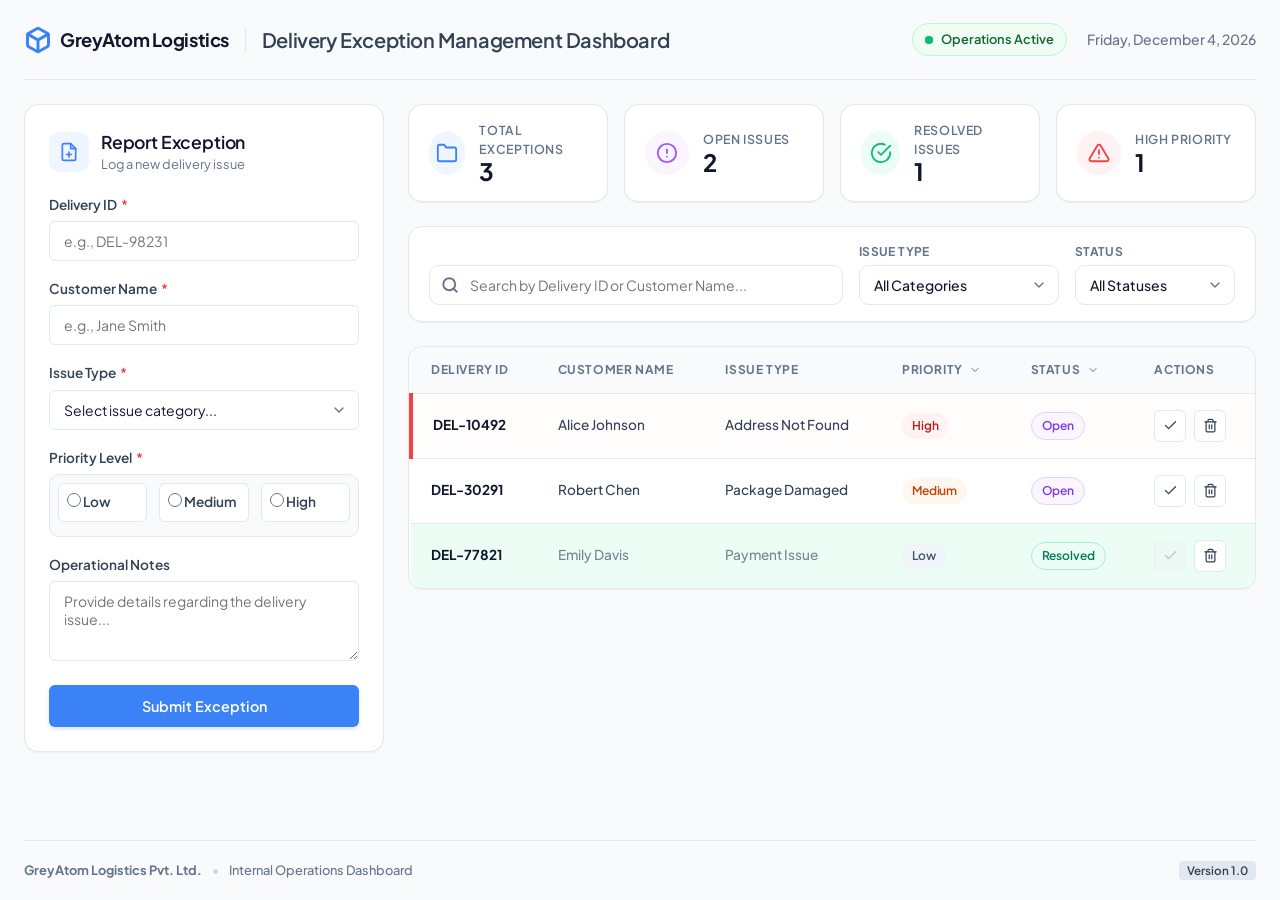
<file: delivery-dashboard/index.html>
<!DOCTYPE html>
<html lang="en">
<head>
  <meta charset="UTF-8">
  <meta name="viewport" content="width=device-width, initial-scale=1.0">
  <title>Delivery Exception Management Dashboard - GreyAtom Logistics</title>
  <meta name="description" content="Internal operational dashboard for GreyAtom Logistics Pvt. Ltd. to manage and resolve delivery exceptions in real-time.">
  <link rel="stylesheet" href="style.css">
  <!-- Google Fonts for modern typography -->
  <link rel="preconnect" href="https://fonts.googleapis.com">
  <link rel="preconnect" href="https://fonts.gstatic.com" crossorigin>
  <link href="https://fonts.googleapis.com/css2?family=Plus+Jakarta+Sans:wght@400;500;600;700&display=swap" rel="stylesheet">
</head>
<body>

  <!-- Toast Notification System -->
  <div id="toast-container" class="toast-container" aria-live="polite"></div>

  <!-- Main Container -->
  <div class="app-container">
    
    <!-- Top Header Navigation -->
    <header class="main-header">
      <div class="header-left">
        <div class="logo-container">
          <svg class="logo-icon" viewBox="0 0 24 24" fill="none" stroke="currentColor" stroke-width="2.5" stroke-linecap="round" stroke-linejoin="round">
            <path d="M21 16V8a2 2 0 0 0-1-1.73l-7-4a2 2 0 0 0-2 0l-7 4A2 2 0 0 0 3 8v8a2 2 0 0 0 1 1.73l7 4a2 2 0 0 0 2 0l7-4A2 2 0 0 0 21 16z"></path>
            <polyline points="3.27 6.96 12 12.01 20.73 6.96"></polyline>
            <line x1="12" y1="22.08" x2="12" y2="12"></line>
          </svg>
          <span class="logo-text">GreyAtom Logistics</span>
        </div>
        <div class="divider"></div>
        <h1 class="dashboard-title">Delivery Exception Management Dashboard</h1>
      </div>
      <div class="header-right">
        <div class="badge-operations">
          <span class="pulse-indicator"></span>
          <span>Operations Active</span>
        </div>
        <div class="date-display" id="current-date">July 17, 2026</div>
      </div>
    </header>

    <!-- Main Workspace Layout -->
    <main class="dashboard-workspace">
      
      <!-- Left Column: Exception Reporting Form -->
      <aside class="sidebar-section">
        <div class="card form-card">
          <div class="card-header">
            <div class="card-icon-wrapper form-icon-bg">
              <svg viewBox="0 0 24 24" fill="none" stroke="currentColor" stroke-width="2" stroke-linecap="round" stroke-linejoin="round" class="card-header-icon">
                <path d="M14 2H6a2 2 0 0 0-2 2v16a2 2 0 0 0 2 2h12a2 2 0 0 0 2-2V8z"></path>
                <polyline points="14 2 14 8 20 8"></polyline>
                <line x1="12" y1="18" x2="12" y2="12"></line>
                <line x1="9" y1="15" x2="15" y2="15"></line>
              </svg>
            </div>
            <div>
              <h2>Report Exception</h2>
              <p class="card-subtitle">Log a new delivery issue</p>
            </div>
          </div>

          <form id="exception-form" novalidate>
            <!-- Delivery ID -->
            <div class="form-group">
              <label for="delivery-id">Delivery ID <span class="required">*</span></label>
              <div class="input-wrapper">
                <input type="text" id="delivery-id" name="deliveryId" placeholder="e.g., DEL-98231" required>
                <span class="input-focus-border"></span>
              </div>
              <div class="error-msg" id="err-delivery-id">Delivery ID is required.</div>
            </div>

            <!-- Customer Name -->
            <div class="form-group">
              <label for="customer-name">Customer Name <span class="required">*</span></label>
              <div class="input-wrapper">
                <input type="text" id="customer-name" name="customerName" placeholder="e.g., Jane Smith" required>
                <span class="input-focus-border"></span>
              </div>
              <div class="error-msg" id="err-customer-name">Customer name is required.</div>
            </div>

            <!-- Issue Type Dropdown -->
            <div class="form-group">
              <label for="issue-type">Issue Type <span class="required">*</span></label>
              <div class="select-wrapper">
                <select id="issue-type" name="issueType" required>
                  <option value="" disabled selected>Select issue category...</option>
                  <option value="Address Not Found">Address Not Found</option>
                  <option value="Customer Not Available">Customer Not Available</option>
                  <option value="Payment Issue">Payment Issue</option>
                  <option value="Package Damaged">Package Damaged</option>
                </select>
                <span class="select-arrow">
                  <svg viewBox="0 0 24 24" fill="none" stroke="currentColor" stroke-width="2" stroke-linecap="round" stroke-linejoin="round"><polyline points="6 9 12 15 18 9"></polyline></svg>
                </span>
              </div>
              <div class="error-msg" id="err-issue-type">Please select an issue type.</div>
            </div>

            <!-- Priority Radio Buttons -->
            <div class="form-group">
              <label>Priority Level <span class="required">*</span></label>
              <div class="radio-group-container">
                <label class="radio-label">
                  <input type="radio" name="priority" value="Low" required>
                  <span class="custom-radio"></span>
                  <span class="radio-text">Low</span>
                </label>
                <label class="radio-label">
                  <input type="radio" name="priority" value="Medium">
                  <span class="custom-radio"></span>
                  <span class="radio-text">Medium</span>
                </label>
                <label class="radio-label">
                  <input type="radio" name="priority" value="High">
                  <span class="custom-radio"></span>
                  <span class="radio-text text-danger">High</span>
                </label>
              </div>
              <div class="error-msg" id="err-priority">Priority level is required.</div>
            </div>

            <!-- Notes -->
            <div class="form-group">
              <label for="notes">Operational Notes</label>
              <div class="textarea-wrapper">
                <textarea id="notes" name="notes" rows="3" placeholder="Provide details regarding the delivery issue..."></textarea>
                <span class="input-focus-border"></span>
              </div>
            </div>

            <!-- Submit Button with Spinner -->
            <button type="submit" id="btn-submit" class="btn-primary">
              <span class="btn-text">Submit Exception</span>
              <span class="spinner" id="submit-spinner"></span>
            </button>
          </form>
        </div>
      </aside>

      <!-- Right Column: Stats, Filters, List -->
      <section class="main-content-section">
        
        <!-- Stats Cards Grid -->
        <div class="stats-grid">
          <!-- Total Issues -->
          <div class="stats-card">
            <div class="stats-icon-wrapper total-bg">
              <svg viewBox="0 0 24 24" fill="none" stroke="currentColor" stroke-width="2" stroke-linecap="round" stroke-linejoin="round" class="stats-icon">
                <path d="M22 19a2 2 0 0 1-2 2H4a2 2 0 0 1-2-2V5a2 2 0 0 1 2-2h5l2 3h9a2 2 0 0 1 2 2z"></path>
              </svg>
            </div>
            <div class="stats-info">
              <span class="stats-label">Total Exceptions</span>
              <span class="stats-val" id="stat-total">0</span>
            </div>
          </div>

          <!-- Open Issues -->
          <div class="stats-card">
            <div class="stats-icon-wrapper open-bg">
              <svg viewBox="0 0 24 24" fill="none" stroke="currentColor" stroke-width="2" stroke-linecap="round" stroke-linejoin="round" class="stats-icon">
                <circle cx="12" cy="12" r="10"></circle>
                <line x1="12" y1="8" x2="12" y2="12"></line>
                <line x1="12" y1="16" x2="12.01" y2="16"></line>
              </svg>
            </div>
            <div class="stats-info">
              <span class="stats-label">Open Issues</span>
              <span class="stats-val" id="stat-open">0</span>
            </div>
          </div>

          <!-- Resolved Issues -->
          <div class="stats-card">
            <div class="stats-icon-wrapper resolved-bg">
              <svg viewBox="0 0 24 24" fill="none" stroke="currentColor" stroke-width="2" stroke-linecap="round" stroke-linejoin="round" class="stats-icon">
                <path d="M22 11.08V12a10 10 0 1 1-5.93-9.14"></path>
                <polyline points="22 4 12 14.01 9 11.01"></polyline>
              </svg>
            </div>
            <div class="stats-info">
              <span class="stats-label">Resolved Issues</span>
              <span class="stats-val" id="stat-resolved">0</span>
            </div>
          </div>

          <!-- High Priority Issues -->
          <div class="stats-card">
            <div class="stats-icon-wrapper high-bg">
              <svg viewBox="0 0 24 24" fill="none" stroke="currentColor" stroke-width="2" stroke-linecap="round" stroke-linejoin="round" class="stats-icon">
                <path d="M10.29 3.86L1.82 18a2 2 0 0 0 1.71 3h16.94a2 2 0 0 0 1.71-3L13.71 3.86a2 2 0 0 0-3.42 0z"></path>
                <line x1="12" y1="9" x2="12" y2="13"></line>
                <line x1="12" y1="17" x2="12.01" y2="17"></line>
              </svg>
            </div>
            <div class="stats-info">
              <span class="stats-label">High Priority</span>
              <span class="stats-val" id="stat-high">0</span>
            </div>
          </div>
        </div>

        <!-- Filters & Search Controls Card -->
        <div class="card controls-card">
          <div class="controls-grid">
            <!-- Search bar -->
            <div class="search-box">
              <svg viewBox="0 0 24 24" fill="none" stroke="currentColor" stroke-width="2.5" stroke-linecap="round" stroke-linejoin="round" class="search-icon">
                <circle cx="11" cy="11" r="8"></circle>
                <line x1="21" y1="21" x2="16.65" y2="16.65"></line>
              </svg>
              <input type="text" id="search-input" placeholder="Search by Delivery ID or Customer Name...">
            </div>

            <!-- Filter Issue Type -->
            <div class="filter-group">
              <label for="filter-issue">Issue Type</label>
              <div class="select-wrapper select-small">
                <select id="filter-issue">
                  <option value="All">All Categories</option>
                  <option value="Address Not Found">Address Not Found</option>
                  <option value="Customer Not Available">Customer Not Available</option>
                  <option value="Payment Issue">Payment Issue</option>
                  <option value="Package Damaged">Package Damaged</option>
                </select>
                <span class="select-arrow">
                  <svg viewBox="0 0 24 24" fill="none" stroke="currentColor" stroke-width="2" stroke-linecap="round" stroke-linejoin="round"><polyline points="6 9 12 15 18 9"></polyline></svg>
                </span>
              </div>
            </div>

            <!-- Filter Status -->
            <div class="filter-group">
              <label for="filter-status">Status</label>
              <div class="select-wrapper select-small">
                <select id="filter-status">
                  <option value="All">All Statuses</option>
                  <option value="Open">Open</option>
                  <option value="Resolved">Resolved</option>
                </select>
                <span class="select-arrow">
                  <svg viewBox="0 0 24 24" fill="none" stroke="currentColor" stroke-width="2" stroke-linecap="round" stroke-linejoin="round"><polyline points="6 9 12 15 18 9"></polyline></svg>
                </span>
              </div>
            </div>
          </div>
        </div>

        <!-- Table & Empty State Card -->
        <div class="card table-card">
          <div class="table-container">
            <table id="exceptions-table">
              <thead>
                <tr>
                  <th>Delivery ID</th>
                  <th>Customer Name</th>
                  <th>Issue Type</th>
                  <th class="sortable-header" id="sort-priority" title="Sort by Priority">
                    Priority 
                    <svg viewBox="0 0 24 24" fill="none" stroke="currentColor" stroke-width="2" stroke-linecap="round" stroke-linejoin="round" class="sort-icon"><polyline points="6 9 12 15 18 9"></polyline></svg>
                  </th>
                  <th class="sortable-header" id="sort-status" title="Sort by Status">
                    Status 
                    <svg viewBox="0 0 24 24" fill="none" stroke="currentColor" stroke-width="2" stroke-linecap="round" stroke-linejoin="round" class="sort-icon"><polyline points="6 9 12 15 18 9"></polyline></svg>
                  </th>
                  <th>Actions</th>
                </tr>
              </thead>
              <tbody id="table-body">
                <!-- Dynamically populated rows -->
              </tbody>
            </table>

            <!-- Empty State Element -->
            <div id="empty-state" class="empty-state-container hidden">
              <div class="empty-state-illustration">
                <!-- Pure HTML/CSS Illustration -->
                <div class="illustration-box">
                  <div class="box-back"></div>
                  <div class="box-front">
                    <svg viewBox="0 0 24 24" fill="none" stroke="currentColor" stroke-width="2.5" class="box-check-icon">
                      <polyline points="20 6 9 17 4 12"></polyline>
                    </svg>
                  </div>
                  <div class="illustration-stars">
                    <span class="star star-1">✦</span>
                    <span class="star star-2">✦</span>
                    <span class="star star-3">✦</span>
                  </div>
                </div>
              </div>
              <h3>No Delivery Exceptions Found</h3>
              <p>Operational queues are clean. All current shipments are proceeding smoothly without unresolved issues.</p>
            </div>
          </div>
        </div>
      </section>

    </main>

    <!-- Professional Footer -->
    <footer class="main-footer">
      <div class="footer-left">
        <strong>GreyAtom Logistics Pvt. Ltd.</strong>
        <span class="footer-dot">•</span>
        <span>Internal Operations Dashboard</span>
      </div>
      <div class="footer-right">
        <span class="version-badge">Version 1.0</span>
      </div>
    </footer>
  </div>

  <script src="script.js"></script>
</body>
</html>
</file>
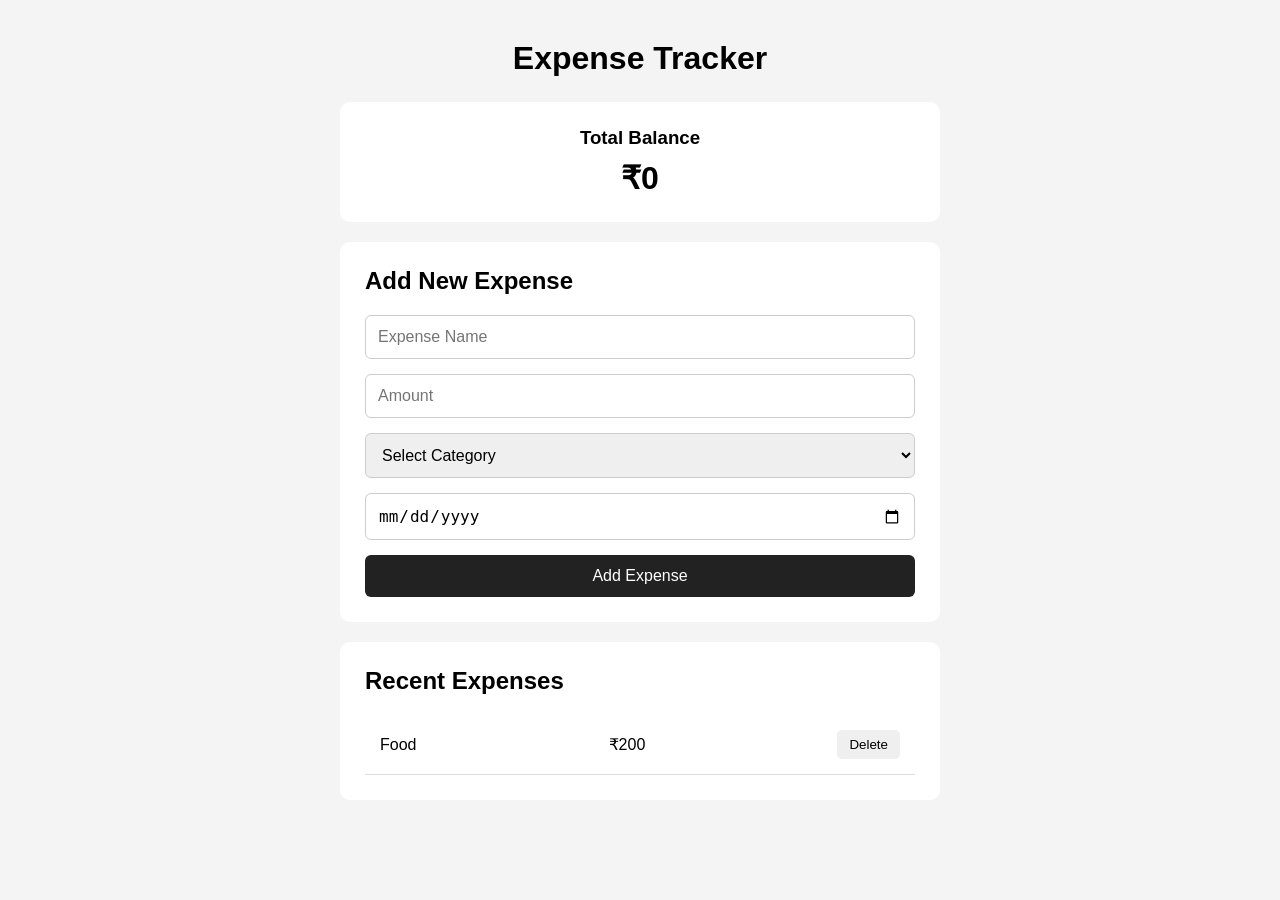
<file: Expense-Tracker/index.html>
<!DOCTYPE html>
<html lang="en">
<head>
    <meta charset="UTF-8">
    <meta name="viewport" content="width=device-width, initial-scale=1.0">
    <title>EXPENSE TRACKER</title>
    <link rel="stylesheet" href="style.css">
</head>
<body>
    <!DOCTYPE html>
<html lang="en">
<head>
    <meta charset="UTF-8">
    <meta name="viewport" content="width=device-width, initial-scale=1.0">
    <title>Expense Tracker</title>
    <link rel="stylesheet" href="style.css">
</head>

<body>

    <div class="container">

        <h1>Expense Tracker</h1>

        <div class="balance">
            <h3>Total Balance</h3>
            <h2 id="totalAmount">₹0</h2>
        </div>

        <div class="expense-form">

            <h2>Add New Expense</h2>

            <input type="text" placeholder="Expense Name">

            <input type="number" placeholder="Amount">

            <select>
                <option value="">Select Category</option>
                <option value="Food">Food</option>
                <option value="Travel">Travel</option>
                <option value="Shopping">Shopping</option>
                <option value="Bills">Bills</option>
                <option value="Other">Other</option>
            </select>

            <input type="date">

            <button>Add Expense</button>

        </div>

        <div class="expense-list">

            <h2>Recent Expenses</h2>

            <div class="expense-item">
                <span>Food</span>
                <span>₹200</span>
                <button>Delete</button>
            </div>

        </div>

    </div>

    <script src="script.js"></script>

</body>
</html>

    
</body>
</html>
</file>
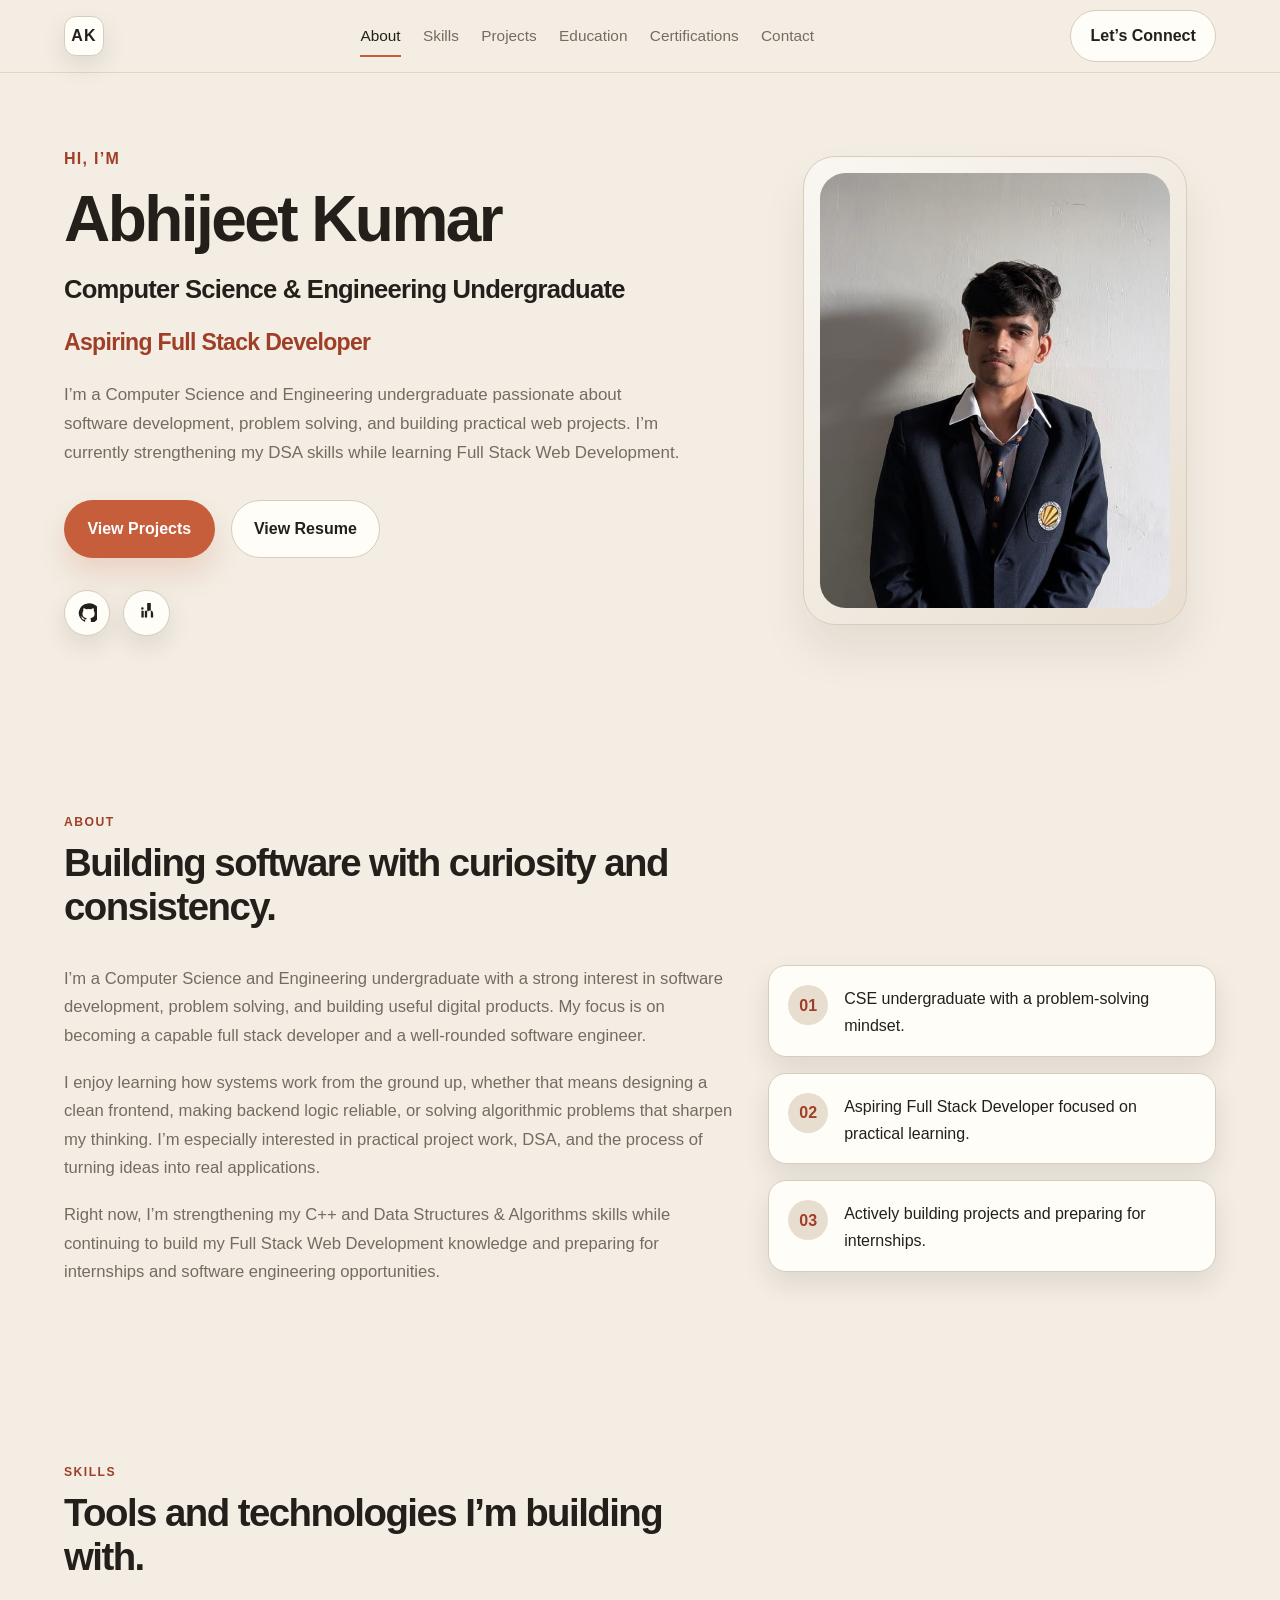
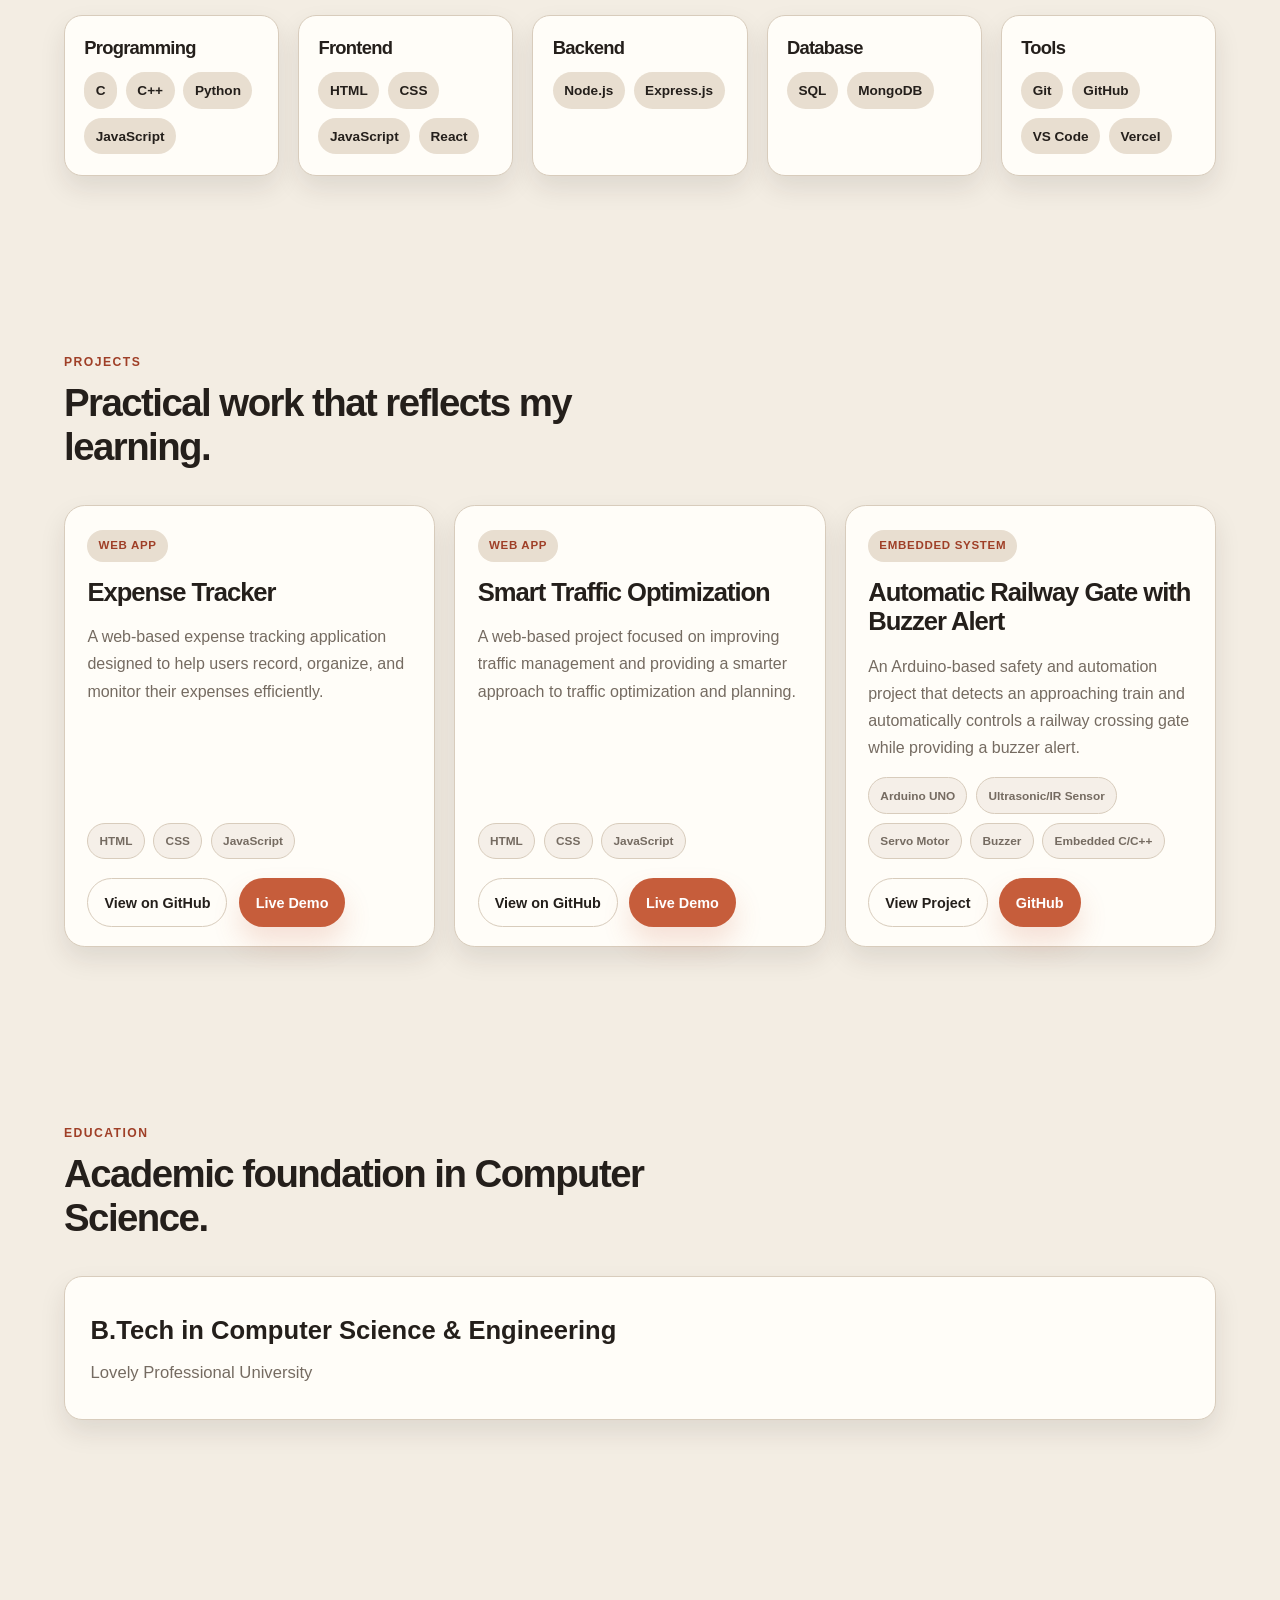
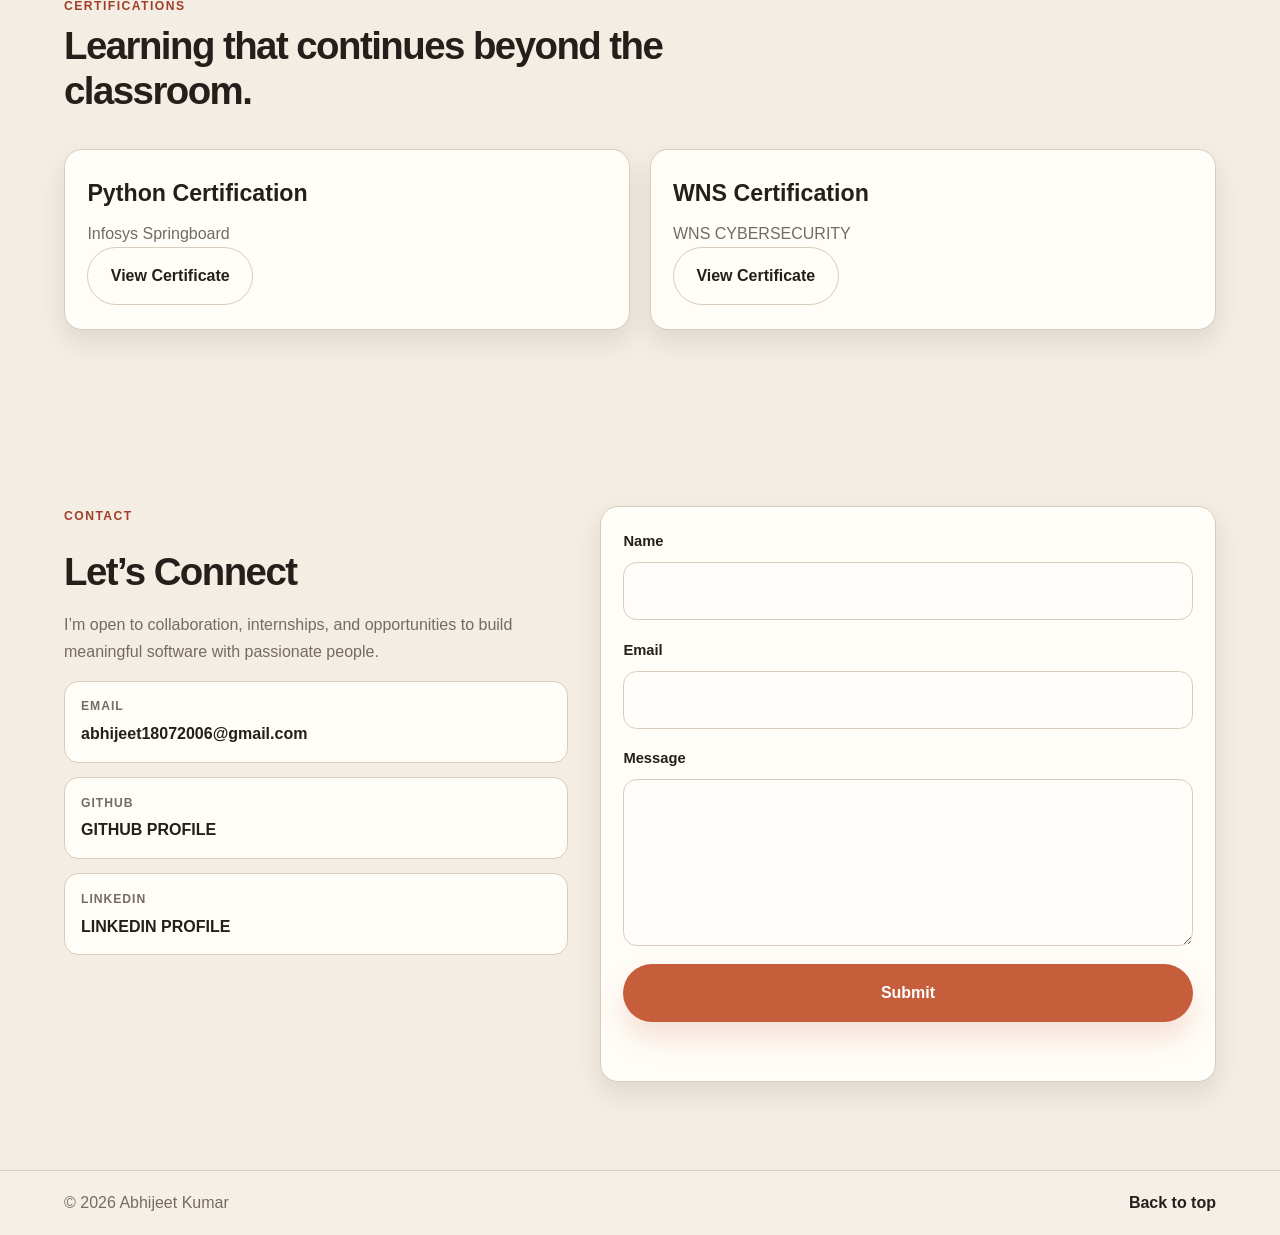
<file: PORTFOLIO/index.html>
<!DOCTYPE html>
<html lang="en">
  <head>
    <meta charset="UTF-8" />
    <meta name="viewport" content="width=device-width, initial-scale=1.0" />
    <meta
      name="description"
      content="Portfolio website for Abhijeet Kumar, a Computer Science & Engineering undergraduate and aspiring Full Stack Developer."
    />
    <title>Abhijeet Kumar | Portfolio</title>
    <link rel="stylesheet" href="style.css" />
  </head>
  <body>
    <header class="site-header">
      <div class="container nav-wrap">
        <a href="#top" class="brand" aria-label="Abhijeet Kumar home">AK</a>

        <button class="nav-toggle" aria-label="Open navigation" aria-expanded="false">
          <span></span>
          
          <span></span>
          <span></span>
        </button>

        <nav class="site-nav" aria-label="Main navigation">
          <a href="#about">About</a>
          <a href="#skills">Skills</a>
          <a href="#projects">Projects</a>
          <a href="#education">Education</a>
          <a href="#certifications">Certifications</a>
          <a href="#contact">Contact</a>
        </nav>

        <a href="#contact" class="nav-cta">Let’s Connect</a>
      </div>
    </header>

    <main id="top">
      <section class="hero section">
        <div class="container hero-grid">
          <div class="hero-copy reveal">
            <p class="eyebrow">Hi, I’m</p>
            <h1>Abhijeet Kumar</h1>
            <p class="highlight">Computer Science &amp; Engineering Undergraduate</p>
            <p class="sub-highlight">Aspiring Full Stack Developer</p>
            <p class="intro">
              I’m a Computer Science and Engineering undergraduate passionate about
              software development, problem solving, and building practical web projects.
              I’m currently strengthening my DSA skills while learning Full Stack Web
              Development.
            </p>

            <div class="hero-actions">
              <a class="btn btn-primary" href="#projects">View Projects</a>
              <a class="btn btn-secondary" href="resume/Abhijeet_CV.pdf" target="_blank" rel="noreferrer">View Resume</a>
            </div>

            <div class="social-links" aria-label="Social links">
              <a class="icon-button" href="https://github.com/abhijeet18072006-lgtm" target="_blank" rel="noreferrer" aria-label="GitHub profile">
                <svg viewBox="0 0 24 24" aria-hidden="true">
                  <path d="M12 .5A12 12 0 0 0 8.2 23.5c.6.1.8-.3.8-.6v-2.2c-3.3.7-4-1.4-4-1.4-.5-1.4-1.2-1.8-1.2-1.8-1-.7.1-.7.1-.7 1.1.1 1.7 1.2 1.7 1.2 1 .1 1.8 1.3 1.8 1.3.9 1.5 2.4 1.1 3 .9.1-.7.4-1.1.7-1.3-2.7-.3-5.5-1.3-5.5-5.8 0-1.3.5-2.4 1.2-3.3-.1-.3-.5-1.6.1-3.2 0 0 1-.3 3.3 1.2a11.4 11.4 0 0 1 6 0c2.3-1.5 3.3-1.2 3.3-1.2.6 1.6.2 2.9.1 3.2.8.9 1.2 2 1.2 3.3 0 4.5-2.8 5.5-5.5 5.8.4.4.8 1.1.8 2.2v3.3c0 .3.2.7.8.6A12 12 0 0 0 12 .5Z"/>
                </svg>
              </a>
              <a class="icon-button" href="https://www.linkedin.com/in/abhijeet-kumar-b9210a398/" target="_blank" rel="noreferrer" aria-label="LinkedIn profile">
                <svg viewBox="0 0 24 24" aria-hidden="true">
                  <path d="M6.94 8.5A1.56 1.56 0 1 1 6.9 5.4a1.56 1.56 0 0 1 .04 3.1ZM5.5 9.8h2.9V18H5.5V9.8Zm5.2 0h2.8v1.1h.1c.4-.7 1.4-1.5 2.9-1.5 3.1 0 3.7 2 3.7 4.7V18h-2.9v-16c0-1.5 0-3.5-2.1-3.5-2.1 0-2.5 1.7-2.5 3.3V18h-2.9V9.8Z"/>
                </svg>
              </a>
            </div>
          </div>

          <div class="hero-visual reveal">
            <div class="image-frame">
              <img src="images/myphotos.jpeg" alt="Portrait of Abhijeet Kumar" />
            </div>
          </div>
        </div>
      </section>

      <section id="about" class="section">
        <div class="container section-header reveal">
          <p class="section-kicker">About</p>
          <h2>Building software with curiosity and consistency.</h2>
        </div>

        <div class="container about-grid reveal">
          <div class="about-copy">
            <p>
              I’m a Computer Science and Engineering undergraduate with a strong interest
              in software development, problem solving, and building useful digital products.
              My focus is on becoming a capable full stack developer and a well-rounded software engineer.
            </p>
            <p>
              I enjoy learning how systems work from the ground up, whether that means
              designing a clean frontend, making backend logic reliable, or solving algorithmic
              problems that sharpen my thinking. I’m especially interested in practical project work,
              DSA, and the process of turning ideas into real applications.
            </p>
            <p>
              Right now, I’m strengthening my C++ and Data Structures &amp; Algorithms skills while continuing
              to build my Full Stack Web Development knowledge and preparing for internships and software engineering opportunities.
            </p>
          </div>

          <div class="about-points">
            <div class="mini-card">
              <span>01</span>
              <p>CSE undergraduate with a problem-solving mindset.</p>
            </div>
            <div class="mini-card">
              <span>02</span>
              <p>Aspiring Full Stack Developer focused on practical learning.</p>
            </div>
            <div class="mini-card">
              <span>03</span>
              <p>Actively building projects and preparing for internships.</p>
            </div>
          </div>
        </div>
      </section>

      <section id="skills" class="section">
        <div class="container section-header reveal">
          <p class="section-kicker">Skills</p>
          <h2>Tools and technologies I’m building with.</h2>
        </div>

        <div class="container skills-grid reveal">
          <article class="skill-card">
            <h3>Programming</h3>
            <ul>
              <li>C</li>
              <li>C++</li>
              <li>Python</li>
              <li>JavaScript</li>
            </ul>
          </article>

          <article class="skill-card">
            <h3>Frontend</h3>
            <ul>
              <li>HTML</li>
              <li>CSS</li>
              <li>JavaScript</li>
              <li>React</li>
            </ul>
          </article>

          <article class="skill-card">
            <h3>Backend</h3>
            <ul>
              <li>Node.js</li>
              <li>Express.js</li>
            </ul>
          </article>

          <article class="skill-card">
            <h3>Database</h3>
            <ul>
              <li>SQL</li>
              <li>MongoDB</li>
            </ul>
          </article>

          <article class="skill-card">
            <h3>Tools</h3>
            <ul>
              <li>Git</li>
              <li>GitHub</li>
              <li>VS Code</li>
              <li>Vercel</li>
            </ul>
          </article>
        </div>
      </section>

      <section id="projects" class="section">
        <div class="container section-header reveal">
          <p class="section-kicker">Projects</p>
          <h2>Practical work that reflects my learning.</h2>
        </div>

        <div class="container projects-grid reveal">
          <article class="project-card">
            <div class="project-meta">
              <span>Web App</span>
            </div>
            <h3>Expense Tracker</h3>
            <p>
              A web-based expense tracking application designed to help users record,
              organize, and monitor their expenses efficiently.
            </p>
            <div class="tech-stack">
              <span>HTML</span>
              <span>CSS</span>
              <span>JavaScript</span>
            </div>
            <div class="project-actions">
              <a class="btn btn-ghost small" href="https://github.com/abhijeet18072006-lgtm/FULL-STACK-JOURNEY/tree/main/Expense-Tracker" target="_blank" rel="noreferrer">View on GitHub</a>
              <a class="btn btn-primary small" href="https://abhijeet18072006-lgtm.github.io/Expense-Tracker/" target="_blank" rel="noreferrer">Live Demo</a>
            </div>
          </article>

          <article class="project-card">
            <div class="project-meta">
              <span>Web App</span>
            </div>
            <h3>Smart Traffic Optimization</h3>
            <p>
              A web-based project focused on improving traffic management and providing a
              smarter approach to traffic optimization and planning.
            </p>
            <div class="tech-stack">
              <span>HTML</span>
              <span>CSS</span>
              <span>JavaScript</span>
            </div>
            <div class="project-actions">
              <a class="btn btn-ghost small" href="[GITHUB URL]" target="_blank" rel="noreferrer">View on GitHub</a>
              <a class="btn btn-primary small" href="[LIVE DEMO URL]" target="_blank" rel="noreferrer">Live Demo</a>
            </div>
          </article>

          <article class="project-card">
            <div class="project-meta">
              <span>Embedded System</span>
            </div>
            <h3>Automatic Railway Gate with Buzzer Alert</h3>
            <p>
              An Arduino-based safety and automation project that detects an approaching train
              and automatically controls a railway crossing gate while providing a buzzer alert.
            </p>
            <div class="tech-stack">
              <span>Arduino UNO</span>
              <span>Ultrasonic/IR Sensor</span>
              <span>Servo Motor</span>
              <span>Buzzer</span>
              <span>Embedded C/C++</span>
            </div>
            <div class="project-actions">
              <a class="btn btn-ghost small" href="[PROJECT URL]" target="_blank" rel="noreferrer">View Project</a>
              <a class="btn btn-primary small" href="[GITHUB URL]" target="_blank" rel="noreferrer">GitHub</a>
            </div>
          </article>
        </div>
      </section>

      <section id="education" class="section">
        <div class="container section-header reveal">
          <p class="section-kicker">Education</p>
          <h2>Academic foundation in Computer Science.</h2>
        </div>

        <div class="container education-box reveal">
          <div class="education-item">
            <p class="degree">B.Tech in Computer Science &amp; Engineering</p>
            <p class="institution">Lovely Professional University</p>
          </div>
        </div>
      </section>

      <section id="certifications" class="section">
        <div class="container section-header reveal">
          <p class="section-kicker">Certifications</p>
          <h2>Learning that continues beyond the classroom.</h2>
        </div>

        <div class="container cert-grid reveal">
          <article class="cert-card">
            <p class="cert-name">Python Certification</p>
            <p class="cert-provider">Infosys Springboard</p>
            <a class="btn btn-secondary" href="certificates/python-certificate.jpg" target="_blank" rel="noopener noreferrer">View Certificate</a>
          </article>
          

          <article class="cert-card">
            <p class="cert-name">WNS Certification</p>
            <p class="cert-provider">WNS CYBERSECURITY</p>
            <a class="btn btn-secondary" href="certificates/CYBERSMART.png" target="_blank" rel="noopener noreferrer">View Certificate</a>
          </article>
        </div>
      </section>

      <section id="contact" class="section contact-section">
        <div class="container contact-grid reveal">
          <div class="contact-copy">
            <p class="section-kicker">Contact</p>
            <h2>Let’s Connect</h2>
            <p>
              I’m open to collaboration, internships, and opportunities to build meaningful
              software with passionate people.
            </p>

            <ul class="contact-list">
              <li><span>Email</span><a href="mailto:abhijeet18072006@gmail.com">abhijeet18072006@gmail.com</a></li>
              <li><span>GitHub</span><a href="https://github.com/abhijeet18072006-lgtm" target="_blank" rel="noreferrer">GITHUB PROFILE</a></li>
              <li><span>LinkedIn</span><a href="https://www.linkedin.com/in/abhijeet-kumar-b9210a398/" target="_blank" rel="noreferrer">LINKEDIN PROFILE </a></li>
            </ul>
          </div>

          <form class="contact-form" id="contactForm">
            <div class="field-row">
              <label for="name">Name</label>
              <input id="name" name="name" type="text" required />
            </div>

            <div class="field-row">
              <label for="email">Email</label>
              <input id="email" name="email" type="email" required />
            </div>

            <div class="field-row">
              <label for="message">Message</label>
              <textarea id="message" name="message" rows="5" required></textarea>
            </div>

            <button class="btn btn-primary" type="submit">Submit</button>
            <p class="form-status" aria-live="polite"></p>
          </form>
        </div>
      </section>
    </main>

    <footer class="site-footer">
      <div class="container footer-wrap">
        <p>© 2026 Abhijeet Kumar</p>
        <a href="#top">Back to top</a>
      </div>
    </footer>

    <script src="script.js"></script>
  </body>
</html>
</file>
<file: delivery-dashboard/style.css>
/* -------------------------------------------------------------
 * Custom Design System & Core Styles
 * Company: GreyAtom Logistics Pvt. Ltd.
 * Theme: Premium SaaS (Inspired by Apple, Stripe & Linear)
 * ------------------------------------------------------------- */

/* Custom Properties / Tokens */
:root {
  --primary-font: 'Plus Jakarta Sans', -apple-system, BlinkMacSystemFont, "Segoe UI", Roboto, Helvetica, Arial, sans-serif;
  
  /* Colors */
  --primary: #3b82f6;        /* Stripe Blue */
  --primary-hover: #1d4ed8;
  --primary-light: #eff6ff;
  
  --success: #10b981;        /* Emeral Green */
  --success-hover: #059669;
  --success-light: #ecfdf5;
  
  --warning: #f59e0b;        /* Amber Warning */
  --warning-light: #fef3c7;
  
  --danger: #ef4444;         /* Rose Red */
  --danger-hover: #dc2626;
  --danger-light: #fef2f2;
  
  --dark-text: #0f172a;      /* Slate 900 */
  --medium-text: #334155;    /* Slate 700 */
  --muted-text: #64748b;     /* Slate 500 */
  
  --bg-color: #f8fafc;       /* Slate 50 */
  --card-bg: #ffffff;
  --border-color: #e2e8f0;    /* Slate 200 */
  --border-hover: #cbd5e1;    /* Slate 300 */
  
  /* Priority Accents */
  --prio-low-bg: #f1f5f9;
  --prio-low-text: #475569;
  --prio-med-bg: #fff7ed;
  --prio-med-text: #c2410c;
  --prio-high-bg: #fef2f2;
  --prio-high-text: #b91c1c;

  /* Shadows */
  --shadow-sm: 0 1px 2px 0 rgba(15, 23, 42, 0.05);
  --shadow-md: 0 4px 6px -1px rgba(15, 23, 42, 0.05), 0 2px 4px -2px rgba(15, 23, 42, 0.05);
  --shadow-lg: 0 10px 15px -3px rgba(15, 23, 42, 0.04), 0 4px 6px -4px rgba(15, 23, 42, 0.04);
  --shadow-inset: inset 0 2px 4px 0 rgba(15, 23, 42, 0.02);

  /* Radius */
  --radius-sm: 6px;
  --radius-md: 10px;
  --radius-lg: 14px;
  --radius-xl: 18px;

  /* Transitions */
  --transition-fast: 0.15s cubic-bezier(0.4, 0, 0.2, 1);
  --transition-normal: 0.25s cubic-bezier(0.4, 0, 0.2, 1);
  --transition-slow: 0.4s cubic-bezier(0.4, 0, 0.2, 1);
}

/* Reset */
*, *::before, *::after {
  margin: 0;
  padding: 0;
  box-sizing: border-box;
}

body {
  font-family: var(--primary-font);
  background-color: var(--bg-color);
  color: var(--dark-text);
  line-height: 1.5;
  -webkit-font-smoothing: antialiased;
  -moz-osx-font-smoothing: grayscale;
  overflow-x: hidden;
}

/* -------------------------------------------------------------
 * Layout Structure
 * ------------------------------------------------------------- */
.app-container {
  display: flex;
  flex-direction: column;
  min-height: 100vh;
  padding: 0 24px;
}

/* Top Header */
.main-header {
  display: flex;
  align-items: center;
  justify-content: space-between;
  height: 80px;
  border-bottom: 1px solid var(--border-color);
  padding: 16px 0;
  margin-bottom: 24px;
}

.header-left {
  display: flex;
  align-items: center;
  gap: 16px;
}

.logo-container {
  display: flex;
  align-items: center;
  gap: 8px;
}

.logo-icon {
  width: 28px;
  height: 28px;
  color: var(--primary);
}

.logo-text {
  font-weight: 700;
  font-size: 1.15rem;
  letter-spacing: -0.025em;
  color: var(--dark-text);
}

.divider {
  width: 1px;
  height: 24px;
  background-color: var(--border-color);
}

.dashboard-title {
  font-size: 1.25rem;
  font-weight: 600;
  letter-spacing: -0.02em;
  color: var(--medium-text);
}

.header-right {
  display: flex;
  align-items: center;
  gap: 20px;
}

.badge-operations {
  display: flex;
  align-items: center;
  gap: 8px;
  background-color: #f0fdf4;
  border: 1px solid #bbf7d0;
  color: #166534;
  padding: 6px 12px;
  border-radius: 9999px;
  font-size: 0.8rem;
  font-weight: 600;
}

.pulse-indicator {
  width: 8px;
  height: 8px;
  background-color: var(--success);
  border-radius: 50%;
  position: relative;
}

.pulse-indicator::after {
  content: '';
  position: absolute;
  top: 0;
  left: 0;
  width: 100%;
  height: 100%;
  border-radius: 50%;
  background-color: var(--success);
  animation: pulse-ring 1.8s cubic-bezier(0.24, 0, 0.38, 1) infinite;
}

@keyframes pulse-ring {
  0% { transform: scale(0.95); opacity: 1; }
  100% { transform: scale(2.5); opacity: 0; }
}

.date-display {
  font-size: 0.875rem;
  font-weight: 500;
  color: var(--muted-text);
}

/* Dashboard Workspace Grid */
.dashboard-workspace {
  display: grid;
  grid-template-columns: 360px 1fr;
  gap: 24px;
  flex: 1;
  align-items: start;
}

/* -------------------------------------------------------------
 * Cards & Styling Elements
 * ------------------------------------------------------------- */
.card {
  background-color: var(--card-bg);
  border: 1px solid var(--border-color);
  border-radius: var(--radius-lg);
  box-shadow: var(--shadow-sm);
  padding: 24px;
  transition: box-shadow var(--transition-normal), border-color var(--transition-normal);
}

.card:hover {
  box-shadow: var(--shadow-md);
  border-color: var(--border-hover);
}

.card-header {
  display: flex;
  align-items: center;
  gap: 12px;
  margin-bottom: 20px;
}

.card-icon-wrapper {
  display: flex;
  align-items: center;
  justify-content: center;
  width: 40px;
  height: 40px;
  border-radius: var(--radius-md);
}

.form-icon-bg {
  background-color: var(--primary-light);
  color: var(--primary);
}

.card-header-icon {
  width: 20px;
  height: 20px;
}

.card h2 {
  font-size: 1.1rem;
  font-weight: 600;
  letter-spacing: -0.01em;
}

.card-subtitle {
  font-size: 0.8rem;
  color: var(--muted-text);
}

/* -------------------------------------------------------------
 * Exception Form
 * ------------------------------------------------------------- */
.form-group {
  margin-bottom: 18px;
  position: relative;
}

.form-group label {
  display: block;
  font-size: 0.85rem;
  font-weight: 600;
  margin-bottom: 6px;
  color: var(--medium-text);
}

.required {
  color: var(--danger);
  margin-left: 2px;
}

/* Inputs, Selects & Textarea Styles */
.input-wrapper,
.select-wrapper,
.textarea-wrapper {
  position: relative;
  width: 100%;
}

input[type="text"],
select,
textarea {
  width: 100%;
  padding: 10px 14px;
  font-family: inherit;
  font-size: 0.875rem;
  color: var(--dark-text);
  background-color: var(--card-bg);
  border: 1px solid var(--border-color);
  border-radius: var(--radius-sm);
  outline: none;
  transition: border-color var(--transition-fast), box-shadow var(--transition-fast);
}

input[type="text"]:focus,
select:focus,
textarea:focus {
  border-color: var(--primary);
  box-shadow: 0 0 0 3px rgba(59, 130, 246, 0.12);
}

select {
  appearance: none;
  padding-right: 36px;
  cursor: pointer;
}

.select-arrow {
  position: absolute;
  right: 12px;
  top: 50%;
  transform: translateY(-50%);
  color: var(--muted-text);
  pointer-events: none;
  display: flex;
  align-items: center;
}

.select-arrow svg {
  width: 16px;
  height: 16px;
}

textarea {
  resize: vertical;
  min-height: 80px;
}

/* Radio Button Group styling */
.radio-group-container {
  display: flex;
  gap: 12px;
  background-color: #f8fafc;
  padding: 8px;
  border-radius: var(--radius-md);
  border: 1px solid var(--border-color);
}

.radio-label {
  flex: 1;
  display: flex;
  align-items: center;
  justify-content: center;
  gap: 8px;
  cursor: pointer;
  padding: 8px;
  background-color: var(--card-bg);
  border: 1px solid var(--border-color);
  border-radius: var(--radius-sm);
  font-size: 0.85rem;
  font-weight: 500;
  user-select: none;
  transition: all var(--transition-fast);
}

.radio-label:hover {
  border-color: var(--border-hover);
  background-color: var(--bg-color);
}

.radio-label input[type="radio"] {
  display: none;
}

.custom-radio {
  width: 14px;
  height: 14px;
  border: 1.5px solid var(--muted-text);
  border-radius: 50%;
  display: inline-block;
  position: relative;
  transition: all var(--transition-fast);
}

.radio-label input[type="radio"]:checked + .custom-radio {
  border-color: var(--primary);
  background-color: var(--primary);
}

.radio-label input[type="radio"]:checked + .custom-radio::after {
  content: '';
  position: absolute;
  top: 50%;
  left: 50%;
  transform: translate(-50%, -50%);
  width: 6px;
  height: 6px;
  background-color: white;
  border-radius: 50%;
}

.radio-label input[type="radio"]:checked + .custom-radio + .radio-text {
  color: var(--primary);
  font-weight: 600;
}

.radio-label input[type="radio"]:checked + .custom-radio + .text-danger {
  color: var(--danger) !important;
  font-weight: 600;
}

/* Button & Spinner */
.btn-primary {
  width: 100%;
  padding: 12px;
  background-color: var(--primary);
  color: white;
  border: none;
  border-radius: var(--radius-sm);
  font-family: inherit;
  font-size: 0.9rem;
  font-weight: 600;
  cursor: pointer;
  display: flex;
  align-items: center;
  justify-content: center;
  gap: 8px;
  box-shadow: 0 2px 4px rgba(59, 130, 246, 0.2);
  transition: background-color var(--transition-fast), transform 0.1s, box-shadow var(--transition-fast);
  position: relative;
  overflow: hidden;
}

.btn-primary:hover {
  background-color: var(--primary-hover);
  box-shadow: 0 4px 8px rgba(59, 130, 246, 0.3);
}

.btn-primary:active {
  transform: scale(0.98);
}

.spinner {
  display: none;
  width: 16px;
  height: 16px;
  border: 2px solid rgba(255, 255, 255, 0.3);
  border-radius: 50%;
  border-top-color: #fff;
  animation: spin 0.6s linear infinite;
}

@keyframes spin {
  to { transform: rotate(360deg); }
}

/* Inline Validation Classes */
.form-group.has-error input[type="text"],
.form-group.has-error select,
.form-group.has-error .radio-group-container {
  border-color: var(--danger) !important;
  background-color: var(--danger-light);
}

.error-msg {
  display: none;
  color: var(--danger);
  font-size: 0.75rem;
  font-weight: 500;
  margin-top: 4px;
  animation: slideDown 0.2s ease-out forwards;
}

@keyframes slideDown {
  from { opacity: 0; transform: translateY(-4px); }
  to { opacity: 1; transform: translateY(0); }
}

/* -------------------------------------------------------------
 * Statistics Cards Grid
 * ------------------------------------------------------------- */
.stats-grid {
  display: grid;
  grid-template-columns: repeat(4, 1fr);
  gap: 16px;
  margin-bottom: 24px;
}

.stats-card {
  background-color: var(--card-bg);
  border: 1px solid var(--border-color);
  border-radius: var(--radius-lg);
  padding: 16px 20px;
  display: flex;
  align-items: center;
  gap: 14px;
  box-shadow: var(--shadow-sm);
  transition: transform var(--transition-normal), box-shadow var(--transition-normal), border-color var(--transition-normal);
}

.stats-card:hover {
  transform: translateY(-2px);
  box-shadow: var(--shadow-md);
  border-color: var(--border-hover);
}

.stats-icon-wrapper {
  width: 44px;
  height: 44px;
  border-radius: 50%;
  display: flex;
  align-items: center;
  justify-content: center;
}

.stats-icon {
  width: 22px;
  height: 22px;
}

.total-bg { background-color: var(--primary-light); color: var(--primary); }
.open-bg { background-color: #faf5ff; color: #a855f7; }
.resolved-bg { background-color: var(--success-light); color: var(--success); }
.high-bg { background-color: var(--danger-light); color: var(--danger); }

.stats-info {
  display: flex;
  flex-direction: column;
}

.stats-label {
  font-size: 0.775rem;
  font-weight: 600;
  color: var(--muted-text);
  text-transform: uppercase;
  letter-spacing: 0.05em;
}

.stats-val {
  font-size: 1.5rem;
  font-weight: 700;
  letter-spacing: -0.03em;
  color: var(--dark-text);
  line-height: 1.1;
  transition: all 0.3s ease;
}

/* Stat update animation keyframe */
@keyframes stat-pulse {
  0% { transform: scale(1); }
  50% { transform: scale(1.2); color: var(--primary); }
  100% { transform: scale(1); }
}

.stat-pulse-class {
  animation: stat-pulse 0.4s ease-out;
}

/* -------------------------------------------------------------
 * Filters and Search controls
 * ------------------------------------------------------------- */
.controls-card {
  padding: 16px 20px;
  margin-bottom: 24px;
}

.controls-grid {
  display: grid;
  grid-template-columns: 1fr 200px 160px;
  gap: 16px;
  align-items: end;
}

.search-box {
  position: relative;
  width: 100%;
}

.search-icon {
  position: absolute;
  left: 12px;
  top: 50%;
  transform: translateY(-50%);
  width: 18px;
  height: 18px;
  color: var(--muted-text);
  pointer-events: none;
}

.search-box input {
  padding-left: 40px;
  height: 40px;
  border-radius: var(--radius-md);
}

.filter-group {
  display: flex;
  flex-direction: column;
  gap: 4px;
}

.filter-group label {
  font-size: 0.75rem;
  font-weight: 700;
  color: var(--muted-text);
  text-transform: uppercase;
  letter-spacing: 0.03em;
}

.select-small select {
  height: 40px;
  border-radius: var(--radius-md);
  padding-top: 8px;
  padding-bottom: 8px;
  font-weight: 500;
}

/* -------------------------------------------------------------
 * Main Exceptions Table
 * ------------------------------------------------------------- */
.table-card {
  padding: 0;
  overflow: hidden;
  border-radius: var(--radius-lg);
}

.table-container {
  width: 100%;
  overflow-x: auto;
}

table {
  width: 100%;
  border-collapse: collapse;
  text-align: left;
}

thead {
  background-color: #f8fafc;
  border-bottom: 1px solid var(--border-color);
}

th {
  padding: 14px 20px;
  font-size: 0.75rem;
  font-weight: 700;
  text-transform: uppercase;
  color: var(--muted-text);
  letter-spacing: 0.05em;
  user-select: none;
}

.sortable-header {
  cursor: pointer;
  transition: color var(--transition-fast);
}

.sortable-header:hover {
  color: var(--dark-text);
}

.sort-icon {
  display: inline-block;
  width: 12px;
  height: 12px;
  margin-left: 4px;
  vertical-align: middle;
  transition: transform var(--transition-fast);
  color: var(--muted-text);
}

.sort-asc .sort-icon {
  transform: rotate(180deg);
  color: var(--primary);
}

.sort-desc .sort-icon {
  transform: rotate(0deg);
  color: var(--primary);
}

tbody tr {
  border-bottom: 1px solid var(--border-color);
  transition: background-color var(--transition-normal);
  animation: fadeInRow 0.35s ease-out forwards;
}

tbody tr:last-child {
  border-bottom: none;
}

tbody tr:hover {
  background-color: #f8fafc;
}

td {
  padding: 16px 20px;
  font-size: 0.85rem;
  font-weight: 500;
  color: var(--medium-text);
  vertical-align: middle;
}

/* Dynamic fade in row animation */
@keyframes fadeInRow {
  from { opacity: 0; transform: translateY(6px); }
  to { opacity: 1; transform: translateY(0); }
}

/* Row accent for High Priority exceptions */
.row-high-priority {
  border-left: 4px solid var(--danger);
  background-color: rgba(239, 68, 68, 0.015);
}

.row-high-priority:hover {
  background-color: rgba(239, 68, 68, 0.03);
}

/* Status: Resolved State styling override */
.row-resolved {
  background-color: var(--success-light) !important;
  color: var(--muted-text);
}

.row-resolved td {
  color: #334155a3;
}

/* Badges for labels */
.badge {
  display: inline-flex;
  align-items: center;
  padding: 4px 10px;
  border-radius: 9999px;
  font-size: 0.75rem;
  font-weight: 600;
  letter-spacing: -0.01em;
}

/* Priority Badges */
.badge-low { background-color: var(--prio-low-bg); color: var(--prio-low-text); }
.badge-medium { background-color: var(--prio-med-bg); color: var(--prio-med-text); }
.badge-high { background-color: var(--prio-high-bg); color: var(--prio-high-text); }

/* Status Badges */
.badge-status-open {
  background-color: #faf5ff;
  color: #7c3aed;
  border: 1px solid #ddd6fe;
}

.badge-status-resolved {
  background-color: #ecfdf5;
  color: #047857;
  border: 1px solid #a7f3d0;
}

/* Operational Notes Tooltip Style */
.notes-container {
  display: block;
  max-width: 180px;
  white-space: nowrap;
  overflow: hidden;
  text-overflow: ellipsis;
  color: var(--muted-text);
  font-size: 0.8rem;
  cursor: help;
}

/* Actions cell alignment and buttons */
.actions-cell {
  display: flex;
  align-items: center;
  gap: 8px;
}

.btn-action {
  display: inline-flex;
  align-items: center;
  justify-content: center;
  width: 32px;
  height: 32px;
  border-radius: var(--radius-sm);
  border: 1px solid var(--border-color);
  background-color: var(--card-bg);
  cursor: pointer;
  transition: all var(--transition-fast);
  color: var(--medium-text);
}

.btn-action svg {
  width: 15px;
  height: 15px;
}

/* Resolve Button Specifics */
.btn-resolve:hover:not(:disabled) {
  background-color: var(--success-light);
  border-color: #a7f3d0;
  color: var(--success);
}

.btn-resolve:disabled {
  cursor: not-allowed;
  opacity: 0.4;
  background-color: #f1f5f9;
  color: var(--muted-text);
}

/* Delete Button Specifics */
.btn-delete:hover {
  background-color: var(--danger-light);
  border-color: var(--danger-accent);
  color: var(--danger);
}

/* -------------------------------------------------------------
 * Empty State Section
 * ------------------------------------------------------------- */
.empty-state-container {
  display: flex;
  flex-direction: column;
  align-items: center;
  justify-content: center;
  padding: 60px 40px;
  text-align: center;
  transition: opacity var(--transition-normal);
}

.hidden {
  display: none !important;
}

.empty-state-illustration {
  margin-bottom: 24px;
}

.illustration-box {
  width: 90px;
  height: 90px;
  position: relative;
  margin: 0 auto;
}

.box-back {
  width: 70px;
  height: 70px;
  background: var(--border-color);
  border-radius: var(--radius-md);
  position: absolute;
  bottom: 0;
  left: 0;
  transform: rotate(-10deg);
}

.box-front {
  width: 70px;
  height: 70px;
  background: var(--primary-light);
  border: 2px solid var(--primary);
  border-radius: var(--radius-md);
  position: absolute;
  bottom: 5px;
  right: 0;
  transform: rotate(5deg);
  display: flex;
  align-items: center;
  justify-content: center;
  box-shadow: var(--shadow-md);
  animation: bounce-box 3s ease-in-out infinite alternate;
}

.box-check-icon {
  width: 32px;
  height: 32px;
  color: var(--primary);
}

.illustration-stars {
  position: absolute;
  top: -10px;
  right: -10px;
  width: 100%;
  height: 100%;
  pointer-events: none;
}

.star {
  position: absolute;
  color: var(--warning);
  font-size: 1.25rem;
}

.star-1 {
  top: 10px;
  left: -20px;
  animation: blink 2.5s infinite;
}

.star-2 {
  top: -15px;
  right: 15px;
  animation: blink 1.8s infinite 0.5s;
}

.star-3 {
  bottom: 10px;
  right: -25px;
  animation: blink 3s infinite 0.9s;
}

@keyframes bounce-box {
  0% { transform: translateY(0) rotate(5deg); }
  100% { transform: translateY(-6px) rotate(8deg); }
}

@keyframes blink {
  0%, 100% { opacity: 0.2; transform: scale(0.8); }
  50% { opacity: 1; transform: scale(1.2); }
}

.empty-state-container h3 {
  font-size: 1.15rem;
  font-weight: 600;
  color: var(--dark-text);
  margin-bottom: 8px;
}

.empty-state-container p {
  font-size: 0.85rem;
  color: var(--muted-text);
  max-width: 420px;
}

/* -------------------------------------------------------------
 * Toast Notification Popup
 * ------------------------------------------------------------- */
.toast-container {
  position: fixed;
  top: 24px;
  right: 24px;
  z-index: 9999;
  display: flex;
  flex-direction: column;
  gap: 12px;
}

.toast {
  display: flex;
  align-items: center;
  gap: 12px;
  background-color: var(--card-bg);
  border: 1px solid var(--border-color);
  box-shadow: var(--shadow-lg);
  padding: 12px 18px;
  border-radius: var(--radius-md);
  min-width: 320px;
  max-width: 400px;
  border-left: 4px solid var(--primary);
  animation: toastIn 0.3s cubic-bezier(0.175, 0.885, 0.32, 1.275) forwards;
  transition: opacity 0.25s, transform 0.25s;
}

@keyframes toastIn {
  from { opacity: 0; transform: translateX(100%) translateY(0) scale(0.9); }
  to { opacity: 1; transform: translateX(0) translateY(0) scale(1); }
}

.toast-success { border-left-color: var(--success); }
.toast-danger { border-left-color: var(--danger); }
.toast-info { border-left-color: var(--warning); }

.toast-icon {
  width: 20px;
  height: 20px;
  flex-shrink: 0;
}

.toast-success .toast-icon { color: var(--success); }
.toast-danger .toast-icon { color: var(--danger); }
.toast-info .toast-icon { color: var(--warning); }

.toast-body {
  font-size: 0.85rem;
  font-weight: 600;
  color: var(--medium-text);
  flex: 1;
}

.toast-close {
  background: none;
  border: none;
  color: var(--muted-text);
  cursor: pointer;
  display: flex;
  align-items: center;
  justify-content: center;
  padding: 2px;
  border-radius: 4px;
  transition: background-color var(--transition-fast);
}

.toast-close:hover {
  background-color: var(--bg-color);
  color: var(--dark-text);
}

.toast-close svg {
  width: 14px;
  height: 14px;
}

/* -------------------------------------------------------------
 * Professional Footer
 * ------------------------------------------------------------- */
.main-footer {
  display: flex;
  align-items: center;
  justify-content: space-between;
  border-top: 1px solid var(--border-color);
  padding: 20px 0;
  margin-top: 40px;
  color: var(--muted-text);
  font-size: 0.8rem;
  font-weight: 500;
}

.footer-dot {
  margin: 0 8px;
  color: var(--border-hover);
}

.version-badge {
  background-color: var(--border-color);
  color: var(--medium-text);
  padding: 2px 8px;
  border-radius: 4px;
  font-size: 0.725rem;
  font-weight: 600;
}

/* -------------------------------------------------------------
 * Responsive Design Layout (Desktop-First)
 * ------------------------------------------------------------- */

/* Tablet View: Grid to stacked */
@media (max-width: 1024px) {
  .dashboard-workspace {
    grid-template-columns: 1fr;
    gap: 32px;
  }

  .sidebar-section {
    max-width: 100%;
  }

  .stats-grid {
    grid-template-columns: repeat(2, 1fr);
  }
}

/* Mobile View: Small Screens */
@media (max-width: 768px) {
  body {
    padding: 0;
  }

  .app-container {
    padding: 0 16px;
  }

  .main-header {
    flex-direction: column;
    height: auto;
    gap: 12px;
    align-items: flex-start;
    padding: 16px 0;
  }

  .header-left {
    flex-direction: column;
    align-items: flex-start;
    gap: 8px;
  }

  .divider {
    display: none;
  }

  .dashboard-title {
    font-size: 1.15rem;
  }

  .header-right {
    width: 100%;
    justify-content: space-between;
  }

  .controls-grid {
    grid-template-columns: 1fr;
    gap: 12px;
  }

  .stats-grid {
    grid-template-columns: 1fr;
    gap: 12px;
  }

  .main-footer {
    flex-direction: column;
    gap: 12px;
    text-align: center;
  }

  .toast-container {
    left: 16px;
    right: 16px;
    top: 16px;
  }

  .toast {
    min-width: 0;
    width: 100%;
  }
}
</file>
<file: Expense-Tracker/style.css>
* {
    margin: 0;
    padding: 0;
    box-sizing: border-box;
}

body {
    font-family: Arial, sans-serif;
    background: #f4f4f4;
    min-height: 100vh;
    padding: 40px 20px;
}

.container {
    max-width: 600px;
    margin: auto;
}

h1 {
    text-align: center;
    margin-bottom: 25px;
}

.balance {
    background: white;
    padding: 25px;
    border-radius: 10px;
    text-align: center;
    margin-bottom: 20px;
}

.balance h3 {
    margin-bottom: 10px;
}

.balance h2 {
    font-size: 32px;
}

.expense-form {
    background: white;
    padding: 25px;
    border-radius: 10px;
    margin-bottom: 20px;
}

.expense-form h2 {
    margin-bottom: 20px;
}

.expense-form input,
.expense-form select {
    width: 100%;
    padding: 12px;
    margin-bottom: 15px;
    border: 1px solid #ccc;
    border-radius: 6px;
    font-size: 16px;
}

.expense-form button {
    width: 100%;
    padding: 12px;
    border: none;
    border-radius: 6px;
    background: #222;
    color: white;
    font-size: 16px;
    cursor: pointer;
}

.expense-list {
    background: white;
    padding: 25px;
    border-radius: 10px;
}

.expense-list h2 {
    margin-bottom: 20px;
}

.expense-item {
    display: flex;
    justify-content: space-between;
    align-items: center;
    padding: 15px;
    border-bottom: 1px solid #ddd;
}

.expense-item button {
    padding: 7px 12px;
    border: none;
    border-radius: 5px;
    cursor: pointer;
}
</file>
<file: PORTFOLIO/style.css>
:root {
  --bg: #f3ede3;
  --surface: #fffdf8;
  --raised: #e8ded0;
  --text: #241f1b;
  --muted: #756b61;
  --accent: #c65d3b;
  --accent-strong: #9f3f27;
  --border: #d8ccbc;
  --shadow: rgba(36, 31, 27, 0.1);
  --radius: 1.125rem;
  --content-width: 72rem;
  --transition: 180ms ease;
}

* {
  box-sizing: border-box;
}

html {
  scroll-behavior: smooth;
}

body {
  margin: 0;
  background: var(--bg);
  color: var(--text);
  font-family: "Segoe UI", Tahoma, Geneva, Verdana, sans-serif;
  line-height: 1.7;
}

a {
  color: inherit;
  text-decoration: none;
}

img {
  max-width: 100%;
  display: block;
}

button,
input,
textarea {
  font: inherit;
}

.container {
  width: min(var(--content-width), calc(100% - 2rem));
  margin: 0 auto;
}

.section {
  padding: 5.5rem 0;
}

.section-header {
  margin-bottom: 2.25rem;
}

.section-kicker {
  margin: 0 0 0.5rem;
  font-size: 0.76rem;
  letter-spacing: 0.12em;
  text-transform: uppercase;
  color: var(--accent-strong);
  font-weight: 700;
}

h1,
h2,
h3 {
  margin: 0;
  line-height: 1.15;
  letter-spacing: -0.04em;
  color: var(--text);
}

h1 {
  font-size: clamp(2.5rem, 5vw, 4.4rem);
  font-weight: 800;
}

h2 {
  font-size: clamp(2rem, 3vw, 2.8rem);
  font-weight: 700;
  max-width: 40rem;
}

h3 {
  font-size: clamp(1.3rem, 2vw, 1.6rem);
  font-weight: 700;
}

p {
  margin: 0;
  color: var(--muted);
}

.site-header {
  position: sticky;
  top: 0;
  z-index: 20;
  background: rgba(243, 237, 227, 0.88);
  backdrop-filter: blur(14px);
  border-bottom: 1px solid rgba(216, 204, 188, 0.7);
}

.nav-wrap {
  display: flex;
  align-items: center;
  justify-content: space-between;
  gap: 1rem;
  min-height: 4.5rem;
}

.brand {
  display: inline-flex;
  align-items: center;
  justify-content: center;
  width: 2.5rem;
  height: 2.5rem;
  border-radius: 0.75rem;
  background: var(--surface);
  border: 1px solid var(--border);
  box-shadow: 0 10px 24px var(--shadow);
  font-weight: 800;
  letter-spacing: 0.08em;
}

.site-nav {
  display: flex;
  align-items: center;
  gap: 1.4rem;
  font-size: 0.96rem;
  color: var(--muted);
}

.site-nav a {
  position: relative;
  padding: 0.35rem 0;
  transition: color var(--transition);
}

.site-nav a::after {
  content: "";
  position: absolute;
  left: 0;
  bottom: -0.15rem;
  width: 100%;
  height: 2px;
  background: var(--accent);
  transform: scaleX(0);
  transform-origin: left;
  transition: transform var(--transition);
}

.site-nav a:hover,
.site-nav a.active {
  color: var(--text);
}

.site-nav a:hover::after,
.site-nav a.active::after {
  transform: scaleX(1);
}

.nav-cta {
  display: inline-flex;
  align-items: center;
  justify-content: center;
  padding: 0.7rem 1.2rem;
  border-radius: 999px;
  border: 1px solid var(--border);
  background: var(--surface);
  color: var(--text);
  font-weight: 600;
  transition: transform var(--transition), border-color var(--transition), background var(--transition);
}

.nav-cta:hover,
.btn:hover,
.icon-button:hover {
  transform: translateY(-1px);
}

.nav-toggle {
  display: none;
  width: 2.8rem;
  height: 2.8rem;
  border: 1px solid var(--border);
  border-radius: 0.75rem;
  background: var(--surface);
  padding: 0.7rem 0.65rem;
  cursor: pointer;
}

.nav-toggle span {
  display: block;
  width: 100%;
  height: 2px;
  background: var(--text);
  border-radius: 999px;
  margin: 0.25rem 0;
}

.hero {
  padding-top: 4.5rem;
}

.hero-grid {
  display: grid;
  grid-template-columns: 1.2fr 0.8fr;
  align-items: center;
  gap: 3rem;
}

.hero-copy {
  max-width: 42rem;
}

.eyebrow {
  font-size: 1rem;
  letter-spacing: 0.08em;
  text-transform: uppercase;
  font-weight: 700;
  color: var(--accent-strong);
  margin-bottom: 0.7rem;
}

.highlight,
.sub-highlight {
  font-weight: 700;
  letter-spacing: -0.03em;
  margin-top: 0.7rem;
}

.highlight {
  font-size: clamp(1.2rem, 2vw, 1.8rem);
  color: var(--text);
}

.sub-highlight {
  font-size: clamp(1.05rem, 1.8vw, 1.45rem);
  color: var(--accent-strong);
}

.intro {
  margin-top: 1.2rem;
  max-width: 39rem;
  font-size: 1.06rem;
  color: var(--muted);
}

.hero-actions {
  display: flex;
  flex-wrap: wrap;
  gap: 1rem;
  margin-top: 2rem;
}

.btn {
  display: inline-flex;
  align-items: center;
  justify-content: center;
  border-radius: 999px;
  padding: 0.9rem 1.4rem;
  font-weight: 700;
  border: 1px solid transparent;
  transition: transform var(--transition), box-shadow var(--transition), border-color var(--transition), background var(--transition), color var(--transition);
}

.btn.small {
  padding: 0.7rem 1rem;
  font-size: 0.9rem;
}

.btn-primary {
  background: var(--accent);
  color: #fff;
  box-shadow: 0 16px 28px rgba(198, 93, 59, 0.18);
}

.btn-primary:hover {
  background: var(--accent-strong);
}

.btn-secondary,
.btn-ghost {
  background: var(--surface);
  color: var(--text);
  border-color: var(--border);
}

.btn-secondary:hover,
.btn-ghost:hover {
  background: #f8f1ea;
  border-color: #cab8a7;
}

.social-links {
  display: flex;
  align-items: center;
  gap: 0.8rem;
  margin-top: 2rem;
}

.icon-button {
  width: 2.9rem;
  height: 2.9rem;
  border-radius: 50%;
  display: inline-flex;
  align-items: center;
  justify-content: center;
  background: var(--surface);
  border: 1px solid var(--border);
  box-shadow: 0 10px 24px var(--shadow);
  transition: transform var(--transition), border-color var(--transition);
}

.icon-button svg {
  width: 1.2rem;
  height: 1.2rem;
  fill: var(--text);
}

.hero-visual {
  display: flex;
  justify-content: center;
}

.image-frame {
  position: relative;
  width: min(24rem, 100%);
  aspect-ratio: 0.82;
  padding: 1rem;
  border-radius: 2rem;
  background: linear-gradient(135deg, rgba(255,255,255,0.55), rgba(232, 222, 208, 0.95));
  border: 1px solid var(--border);
  box-shadow: 0 26px 46px rgba(36, 31, 27, 0.08);
}

.image-frame img {
  width: 100%;
  height: 100%;
  object-fit: cover;
  border-radius: 1.6rem;
  transition: transform 0.5s ease;
}

.image-frame:hover img {
  transform: scale(1.02);
}

.about-grid {
  display: grid;
  grid-template-columns: 1.2fr 0.8fr;
  gap: 2rem;
  align-items: start;
}

.about-copy {
  display: grid;
  gap: 1.2rem;
  font-size: 1.04rem;
}

.about-points {
  display: grid;
  gap: 1rem;
}

.mini-card {
  display: grid;
  grid-template-columns: auto 1fr;
  gap: 1rem;
  align-items: start;
  padding: 1.2rem 1.2rem 1rem;
  background: var(--surface);
  border: 1px solid var(--border);
  border-radius: var(--radius);
  box-shadow: 0 12px 26px var(--shadow);
}

.mini-card span {
  display: inline-flex;
  align-items: center;
  justify-content: center;
  width: 2.5rem;
  height: 2.5rem;
  border-radius: 50%;
  background: var(--raised);
  color: var(--accent-strong);
  font-weight: 800;
}

.mini-card p {
  color: var(--text);
  font-weight: 500;
}

.skills-grid,
.projects-grid,
.cert-grid {
  display: grid;
  gap: 1.2rem;
}

.skills-grid {
  grid-template-columns: repeat(5, minmax(0, 1fr));
}

.skill-card,
.project-card,
.cert-card,
.education-box,
.contact-form {
  background: var(--surface);
  border: 1px solid var(--border);
  border-radius: var(--radius);
  box-shadow: 0 12px 26px var(--shadow);
}

.skill-card {
  padding: 1.3rem 1.2rem;
  transition: transform var(--transition), border-color var(--transition);
}

.skill-card:hover,
.project-card:hover,
.cert-card:hover {
  transform: translateY(-2px);
  border-color: #cab8a7;
}

.skill-card h3 {
  margin-bottom: 0.9rem;
  font-size: 1.15rem;
}

.skill-card ul {
  list-style: none;
  padding: 0;
  margin: 0;
  display: flex;
  flex-wrap: wrap;
  gap: 0.55rem;
}

.skill-card li {
  background: var(--raised);
  color: var(--text);
  border-radius: 999px;
  padding: 0.42rem 0.72rem;
  font-size: 0.85rem;
  font-weight: 600;
}

.projects-grid {
  grid-template-columns: repeat(3, minmax(0, 1fr));
}

.project-card {
  padding: 1.5rem 1.4rem 1.2rem;
  display: flex;
  flex-direction: column;
  gap: 1rem;
  border-radius: 1.3rem;
  transition: transform var(--transition), border-color var(--transition), box-shadow var(--transition);
}

.project-meta {
  display: inline-flex;
  width: fit-content;
  padding: 0.38rem 0.7rem;
  background: var(--raised);
  border-radius: 999px;
  font-size: 0.72rem;
  font-weight: 700;
  letter-spacing: 0.06em;
  text-transform: uppercase;
  color: var(--accent-strong);
}

.project-card p {
  flex: 1;
}

.tech-stack {
  display: flex;
  flex-wrap: wrap;
  gap: 0.55rem;
}

.tech-stack span {
  display: inline-flex;
  padding: 0.45rem 0.7rem;
  border-radius: 999px;
  background: #f5efe8;
  color: var(--muted);
  font-size: 0.74rem;
  font-weight: 600;
  border: 1px solid var(--border);
}

.project-actions {
  display: flex;
  flex-wrap: wrap;
  gap: 0.7rem;
  margin-top: 0.2rem;
}

.education-box {
  padding: 2rem 1.6rem;
}

.education-item {
  display: grid;
  gap: 0.35rem;
}

.degree {
  font-size: clamp(1.2rem, 2vw, 1.6rem);
  color: var(--text);
  font-weight: 700;
}

.institution {
  color: var(--muted);
  font-size: 1.04rem;
}

.cert-grid {
  grid-template-columns: repeat(2, minmax(0, 1fr));
}

.cert-card {
  padding: 1.5rem 1.4rem;
  transition: transform var(--transition), border-color var(--transition);
}

.cert-name {
  font-size: clamp(1.2rem, 2vw, 1.45rem);
  color: var(--text);
  font-weight: 700;
}

.cert-provider {
  margin-top: 0.4rem;
}

.contact-grid {
  display: grid;
  grid-template-columns: 0.9fr 1.1fr;
  gap: 2rem;
  align-items: start;
}

.contact-copy {
  display: grid;
  gap: 1rem;
}

.contact-copy > p:last-of-type {
  max-width: 32rem;
}

.contact-list {
  list-style: none;
  padding: 0;
  margin: 0;
  display: grid;
  gap: 0.9rem;
}

.contact-list li {
  display: grid;
  gap: 0.2rem;
  padding: 0.9rem 1rem;
  background: var(--surface);
  border: 1px solid var(--border);
  border-radius: 0.9rem;
}

.contact-list span {
  color: var(--muted);
  font-size: 0.76rem;
  letter-spacing: 0.08em;
  text-transform: uppercase;
  font-weight: 700;
}

.contact-list a {
  color: var(--text);
  font-weight: 600;
  word-break: break-word;
}

.contact-form {
  padding: 1.4rem;
  display: grid;
  gap: 1.1rem;
}

.field-row {
  display: grid;
  gap: 0.5rem;
}

.field-row label {
  font-size: 0.92rem;
  font-weight: 600;
  color: var(--text);
}

.field-row input,
.field-row textarea {
  width: 100%;
  padding: 0.9rem 1rem;
  border-radius: 0.85rem;
  border: 1px solid var(--border);
  background: #fffcf9;
  color: var(--text);
  transition: border-color var(--transition), box-shadow var(--transition);
}

.field-row input:focus,
.field-row textarea:focus {
  outline: none;
  border-color: var(--accent);
  box-shadow: 0 0 0 4px rgba(198, 93, 59, 0.08);
}

.form-status {
  min-height: 1.2rem;
  color: var(--accent-strong);
  font-weight: 600;
}

.site-footer {
  border-top: 1px solid var(--border);
  background: rgba(255, 255, 255, 0.12);
}

.footer-wrap {
  min-height: 4rem;
  display: flex;
  align-items: center;
  justify-content: space-between;
  gap: 1rem;
  color: var(--muted);
}

.footer-wrap a {
  color: var(--text);
  font-weight: 600;
}

.reveal {
  opacity: 0;
  transform: translateY(18px);
  transition: opacity 0.7s ease, transform 0.7s ease;
}

.reveal.visible {
  opacity: 1;
  transform: translateY(0);
}

@media (max-width: 980px) {
  .hero-grid,
  .about-grid,
  .contact-grid {
    grid-template-columns: 1fr;
  }

  .skills-grid {
    grid-template-columns: repeat(2, minmax(0, 1fr));
  }

  .projects-grid {
    grid-template-columns: 1fr;
  }
}

@media (max-width: 760px) {
  .nav-toggle {
    display: block;
    margin-left: auto;
  }

  .nav-cta {
    display: none;
  }

  .site-nav {
    position: absolute;
    top: calc(100% + 0.5rem);
    left: 1rem;
    right: 1rem;
    display: grid;
    gap: 0.3rem;
    padding: 1rem;
    border: 1px solid var(--border);
    border-radius: 1rem;
    background: var(--surface);
    box-shadow: 0 20px 30px rgba(36, 31, 27, 0.08);
    opacity: 0;
    pointer-events: none;
    transform: translateY(-8px);
    transition: opacity var(--transition), transform var(--transition);
  }

  .site-nav.open {
    opacity: 1;
    pointer-events: auto;
    transform: translateY(0);
  }

  .site-nav a {
    padding: 0.6rem 0.3rem;
  }

  .section {
    padding: 4.4rem 0;
  }

  .hero {
    padding-top: 3.5rem;
  }

  .skills-grid,
  .cert-grid {
    grid-template-columns: 1fr;
  }

  .hero-actions,
  .project-actions {
    flex-direction: column;
    align-items: stretch;
  }

  .btn,
  .btn.small {
    width: 100%;
  }

  .footer-wrap {
    flex-direction: column;
    justify-content: center;
    padding: 1rem 0;
  }
}

@media (prefers-reduced-motion: reduce) {
  html {
    scroll-behavior: auto;
  }

  *, *::before, *::after {
    animation: none !important;
    transition: none !important;
  }

  .reveal {
    opacity: 1;
    transform: none;
  }
}
</file>
